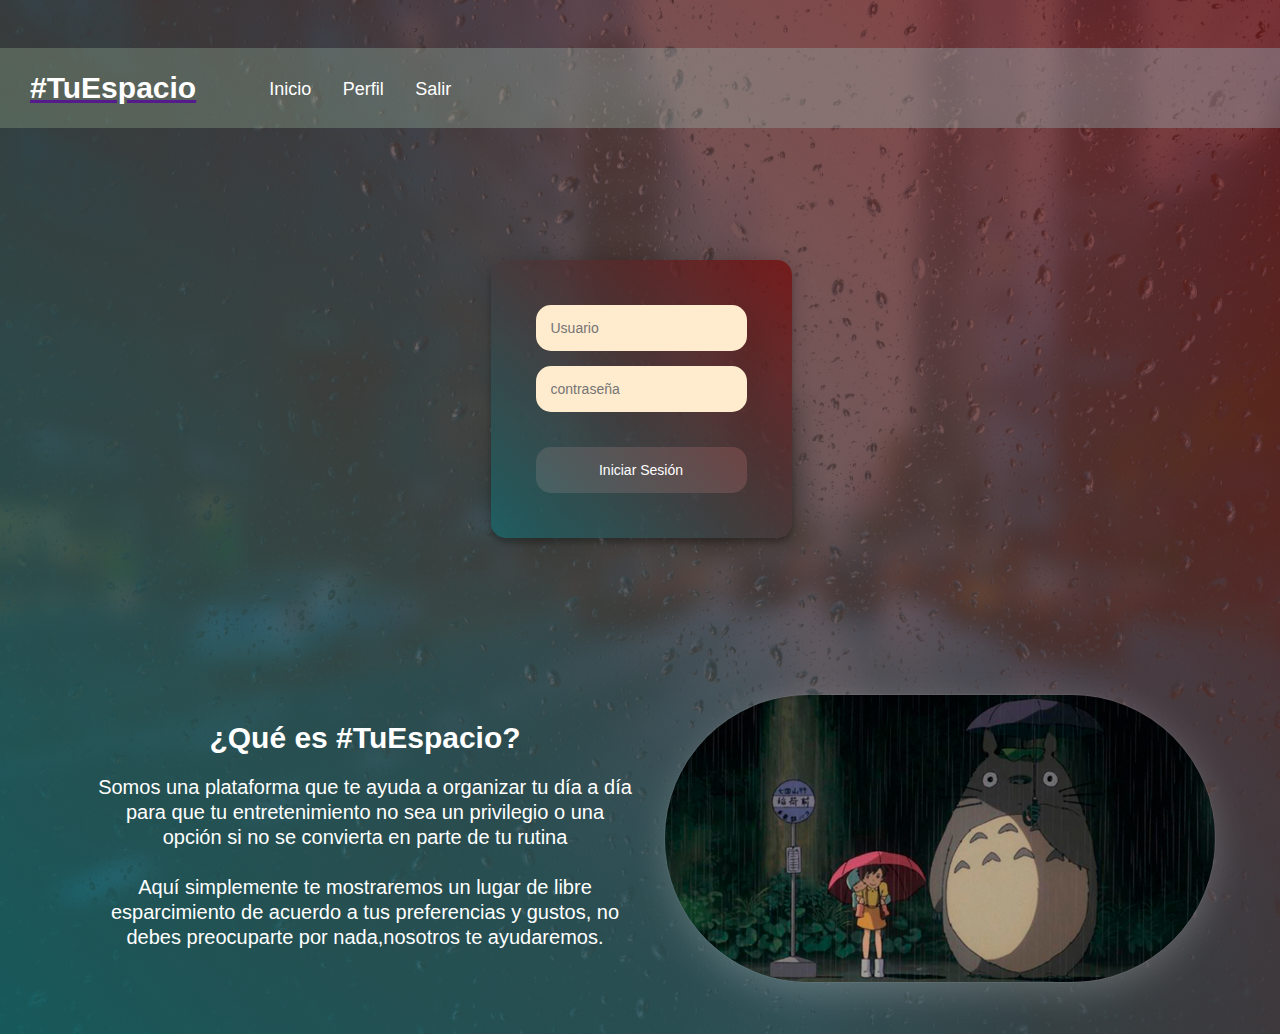
<file: index.html>
<!DOCTYPE html>
<html lang="es">
<head>
    <meta charset="UTF-8">
    <meta http-equiv="X-UA-Compatible" content="IE=edge">
    <meta name="viewport" content="width=device-width, initial-scale=1.0">
    <link rel="stylesheet" href="style.css">
    <title>Document</title>
</head>
<body>

    <nav> 
        <a href="">
            <h2 class="logo"> #TuEspacio </h2>
        </a>
        <ul>
            <li><a href="#">Inicio</a></li>
            <li><a href="#">Perfil</a></li>
            <li><a href="index.html">Salir</a></li>
        </ul>
    </nav>

    <div class="containerPrincipal">
        <div class="form-group">
            <input id="usuario" type="text" class="form-control" name="username" placeholder="Usuario">
            <input id="contrasena" type="password" class="form-control" name="password" placeholder="contraseña">
            <br>
            <button id="boton" class="boton" onclick="login()"> Iniciar Sesión </button>
        </div>
    </div>

    <div class="seccion">
        <div class="descripcion">
            <h2 class="título">¿Qué es #TuEspacio?</h2>
            <br>
            <p class="description">Somos una plataforma que te ayuda a organizar tu día a día para que tu entretenimiento no sea un privilegio o una opción si no se convierta en parte de tu rutina 
            <br>
            <br>
            Aquí simplemente te mostraremos un lugar de libre esparcimiento de acuerdo a tus preferencias y gustos, no debes preocuparte por nada,nosotros te ayudaremos.</p>
        </div>
        <div>  
            <img src="./assets/description.jpg" alt="" width="550px" class="totoro">
        </div>
    </div>

    <script src="main.js"></script>
</body>
</html>
</file>
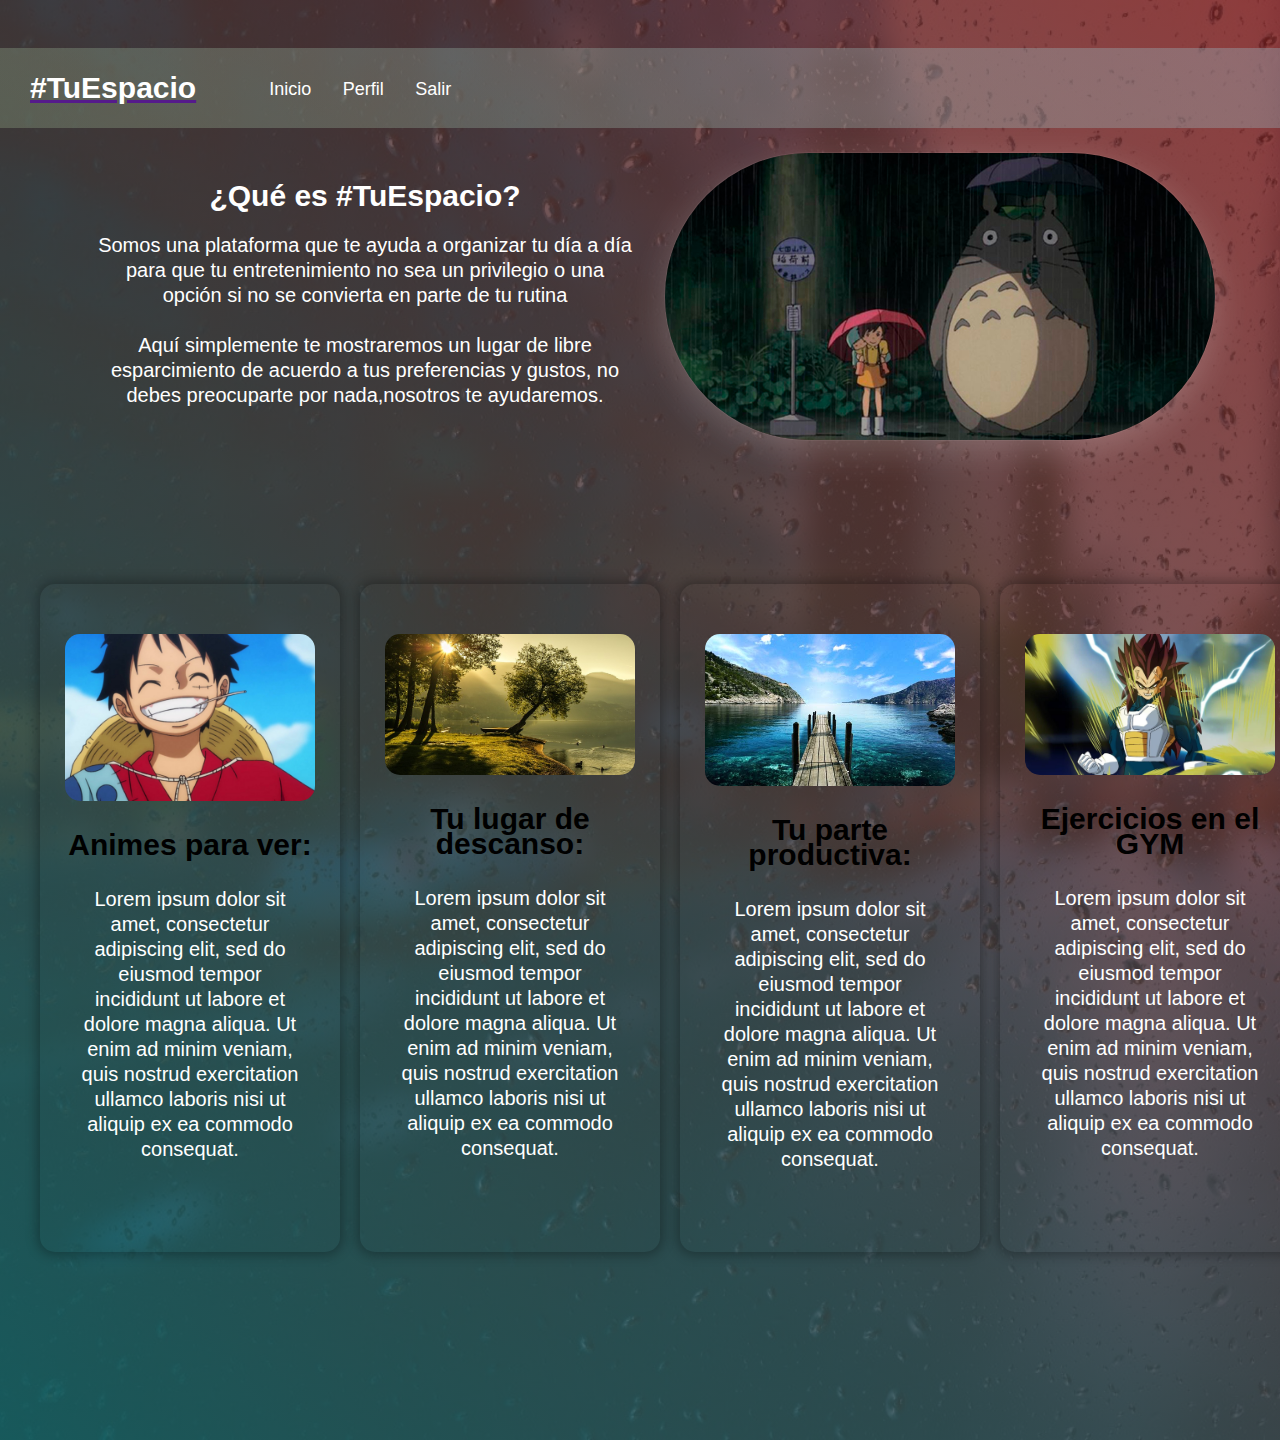
<file: index2.html>
<!DOCTYPE html>
<html lang="es">
<head>
    <meta charset="UTF-8">
    <meta http-equiv="X-UA-Compatible" content="IE=edge">
    <meta name="viewport" content="width=device-width, initial-scale=1.0">
    <link rel="stylesheet" href="style.css">
    <title>Document</title>
</head>
<body>

    <nav> 
        <a href="">
            <h2 class="logo"> #TuEspacio </h2>
        </a>
        <ul>
            <li><a href="#">Inicio</a></li>
            <li><a href="#">Perfil</a></li>
            <li><a href="index.html">Salir</a></li>
        </ul>
    </nav>
    
    <div class="seccion">
        <div class="descripcion">
            <h2 class="título">¿Qué es #TuEspacio?</h2>
            <br>
            <p class="description">Somos una plataforma que te ayuda a organizar tu día a día para que tu entretenimiento no sea un privilegio o una opción si no se convierta en parte de tu rutina 
            <br>
            <br>
            Aquí simplemente te mostraremos un lugar de libre esparcimiento de acuerdo a tus preferencias y gustos, no debes preocuparte por nada,nosotros te ayudaremos.</p>
        </div>
        <div>  
            <img src="./assets/description.jpg" alt="" width="550px" class="totoro">
        </div>
    </div>
    
    <div class="contenedor cards separador">
        <div class="cards">
            <div class="card">
                <div>
                    <img src="./assets/card1.jpg" alt="card1" width="250px" class="img_card">
                </div>
                <br>
                <h2 class="titulo"> Animes para ver: </h2>
                <p class="descripcion">
                    Lorem ipsum dolor sit amet, consectetur adipiscing elit, sed do eiusmod tempor incididunt ut labore et dolore magna aliqua. Ut enim ad minim veniam, quis nostrud exercitation ullamco laboris nisi ut aliquip ex ea commodo consequat. 
                </p>
            </div>

            <div class="card">
                <div>
                    <img src="./assets/card2.jpg" alt="card2" width="250px" class="img_card">
                </div>
                <br>
                <h2 class="titulo"> Tu lugar de descanso: </h2>
                <p class="descripcion">
                    Lorem ipsum dolor sit amet, consectetur adipiscing elit, sed do eiusmod tempor incididunt ut labore et dolore magna aliqua. Ut enim ad minim veniam, quis nostrud exercitation ullamco laboris nisi ut aliquip ex ea commodo consequat. 
                </p>
            </div>

            <div class="card">
                <div>
                    <img src="./assets/card3.jpg" alt="card3" width="250px" class="img_card">
                </div>
                <br>
                <h2 class="titulo"> Tu parte productiva: </h2>
                <p class="descripcion">
                    Lorem ipsum dolor sit amet, consectetur adipiscing elit, sed do eiusmod tempor incididunt ut labore et dolore magna aliqua. Ut enim ad minim veniam, quis nostrud exercitation ullamco laboris nisi ut aliquip ex ea commodo consequat. 
                </p>
            </div>

            <div class="card">
                <div>
                    <img src="./assets/card4.jpg" alt="card4" width="250px" class="img_card">
                </div>
                <br>
                <h2 class="titulo"> Ejercicios en el GYM </h2>
                <p class="descripcion">
                    Lorem ipsum dolor sit amet, consectetur adipiscing elit, sed do eiusmod tempor incididunt ut labore et dolore magna aliqua. Ut enim ad minim veniam, quis nostrud exercitation ullamco laboris nisi ut aliquip ex ea commodo consequat. 
                </p>
            </div>
        </div>
    </div>

</body>
</html>
</file>
<file: style.css>
/* estilos del body */
body {
    margin: 0;
    padding: 48px 0;
    font-family:'Trebuchet MS', 'Lucida Sans Unicode', 'Lucida Grande', 'Lucida Sans', Arial, sans-serif;
    font-size: 20px;
    line-height: 20px;
    background-image: linear-gradient(45deg, rgba(23, 100, 104, 0.8), rgba(116, 13, 13, 0.8)), url(../assets/fondo.jpg);
    background-repeat: no-repeat;
    background-size: cover;
}

    
/* aquí comienzan los estilos de la barra de navegación */

nav{
    background: linear-gradient(30deg, rgba(158, 184, 145, 0.3), rgba(153, 189, 202, 0.352));
    height: 80px;
    width: 100%;
    display: flex;
    flex-direction: row;
}

.logo{
    padding: 30px;
    color: white;
}

nav ul{
    float: right;
    padding: 30px;
}

nav ul li{
    display: inline-block;
}

nav ul li a{
    color: white;
    font-size: 18px;
    padding: 7px 13px;
    border-radius: 5px;
    text-decoration: none;
}

li a.active, li a:hover{
    background: white;
    transition: .5s;
}

.checkbtn{
    font-size: 30px;
    color: white;
    float: right;
    line-height: 80px;
    margin-right: 40px;
    cursor: pointer;
    display: none;
}

#check{
    display: none;
}

/* Estilos del Login */
*{
    margin: 0;
    padding: 0;
    box-sizing: border-box;
}

.containerPrincipal{
    display: flex;
    flex-direction: column;
    justify-content: center;
    align-items: center;
    width: 100vw;
    height: 60vh;
    border-radius: 15px;
    background-position: center center;
    background-repeat: no-repeat;
    background-size: cover;
    margin: 1px;
}

input{
    outline: 0;
    background-color: blanchedalmond;
    border-radius: 15px;
    width: 100%;
    border: 0;
    margin: 0 0 15px;
    padding: 15px;
    box-sizing: border-box;
    font-size: 14px;
}

.boton{
    outline: 0;
    width: 100%;
    border: 0;
    padding: 15px;
    color:white;
    border-radius: 15px;
    font-weight: 400;
    background: linear-gradient(45deg, rgba(76, 102, 104, 0.8), rgba(118, 72, 72, 0.8));
    font-size: 14px;
    -webkit-transition: all 0.3 ease;
    transition: all 0.3 ease;
    cursor: pointer;
}

.boton:hover{
    outline: 0;
    width: 100%;
    border: 0;
    padding: 20px;
    color:white;
    border-radius: 20px;
    font-weight: 600;
    background: linear-gradient(45deg, rgba(63, 126, 131, 0.8), rgba(133, 59, 59, 0.8));
    font-size: 14px;
    -webkit-transition: all 0.3 ease;
    transition: all 0.3 ease;
    cursor: pointer;
    transform: translatey(-2%);
}


.form-group{
    display: flex;
    flex-direction: column;
    justify-content: center;
    border-radius: 15px;
    align-items: center;
    position: relative;
    z-index: 1;
    background: linear-gradient(45deg, rgba(23, 100, 104, 0.8), rgba(116, 13, 13, 0.8));
    max-width: 360px;
    padding: 45px;
    text-align: center;
    box-shadow: 0 0 20px 0 rgba(0,0,0,0.2), 0 5px 5px 0 rgba(0,0,0,0.2);
}

/* estilos sección adicional */
.seccion{
    display: flex;
    flex-direction: row;
    padding: 25px 65px 1px 65px;
}

.descripcion{
    padding: 30px;
    font-size: 20px;
    color: white;
    text-align: center;
    line-height: 25px;
}

.totoro{
    border-radius: 150px;
    box-shadow:  rgba(255, 255, 255,0.2) 0px 10px 36px 0px,
    rgb(255, 255, 255, 0.06) 0px 0px 0px 1px;
}

/* estilos de los Article - cards */

.informacion{
    margin: 50px auto;
    text-align: center;
    margin: 100px;
}

.informacion .titulo{
    font-size: 30px;
    color: white;
    margin-bottom: 20px;
}

.informacion .subtitulo{
    font-size: 20px;
    color: white;
}

.contenedor{
    display: flex;
    flex-direction: row;
}

.elementos{
    display: flex;
    flex-direction: row;
}

.separador{
    margin: 100px auto;
}

.cards{
    display: flex;
    justify-content: space-between;
    /* flex-wrap: wrap; */
    padding: 15px;
}

.img_card{
    transform: scale(var(--img-scale));
    border-radius: 15px;
}

.card{
    width: 300px;
    padding: 50px 10px;
    text-align: center;
    box-shadow: 0px 0px 12px 3px rgba(0,0,0,0.3);
    cursor: pointer;
    transition: box-shadow .5s;
    margin: 10px;
    border-radius: 15px;
    line-height: 25px;
}

.card:hover{
    --img-scale: 1.1;
    box-shadow: rgba(255, 255, 255, 0.2) 0px 10px 36px 0px,
        rgba(255, 255, 255, 0.06) 0px 0px 0px 1px;
    color: rgb(75, 124, 155);
    transform: translatey(-2%);
}


/* responsive - TABLET */
@media (max-width: 960px){

    *{
        display: flex;
        flex-direction: column;
    }

    .seccion{
        display: flex;
        flex-direction: column;
        padding: 25px 65px 1px 65px;
    }

    .totoro{
        border-radius: 150px;
        box-shadow:  rgba(255, 255, 255,0.2) 0px 10px 36px 0px,
        rgb(255, 255, 255, 0.06) 0px 0px 0px 1px;
        width: auto;
    }
    body {
        margin: 0;
        padding: 48px 0;
        font-family:'Trebuchet MS', 'Lucida Sans Unicode', 'Lucida Grande', 'Lucida Sans', Arial, sans-serif;
        font-size: 20px;
        line-height: 20px;
        background-image: linear-gradient(45deg, rgba(23, 100, 104, 0.8), rgba(116, 13, 13, 0.8)), url(../assets/fondo.jpg);
        background-repeat: no-repeat;
        background-size: cover;
    }

}

@media (max-width: 850px){
    

    .seccion{
        display: flex;
        flex-direction: column;
        padding: 25px 65px 1px 65px;
    }

    .totoro{
        border-radius: 150px;
        box-shadow:  rgba(255, 255, 255,0.2) 0px 10px 36px 0px,
        rgb(255, 255, 255, 0.06) 0px 0px 0px 1px;
        width: auto;
    }
    body {
        margin: 0;
        padding: 48px 0;
        font-family:'Trebuchet MS', 'Lucida Sans Unicode', 'Lucida Grande', 'Lucida Sans', Arial, sans-serif;
        font-size: 20px;
        line-height: 20px;
        background-image: linear-gradient(45deg, rgba(23, 100, 104, 0.8), rgba(116, 13, 13, 0.8)), url(../assets/fondo.jpg);
        background-repeat: no-repeat;
        background-size: cover;
    }

}
</file>
